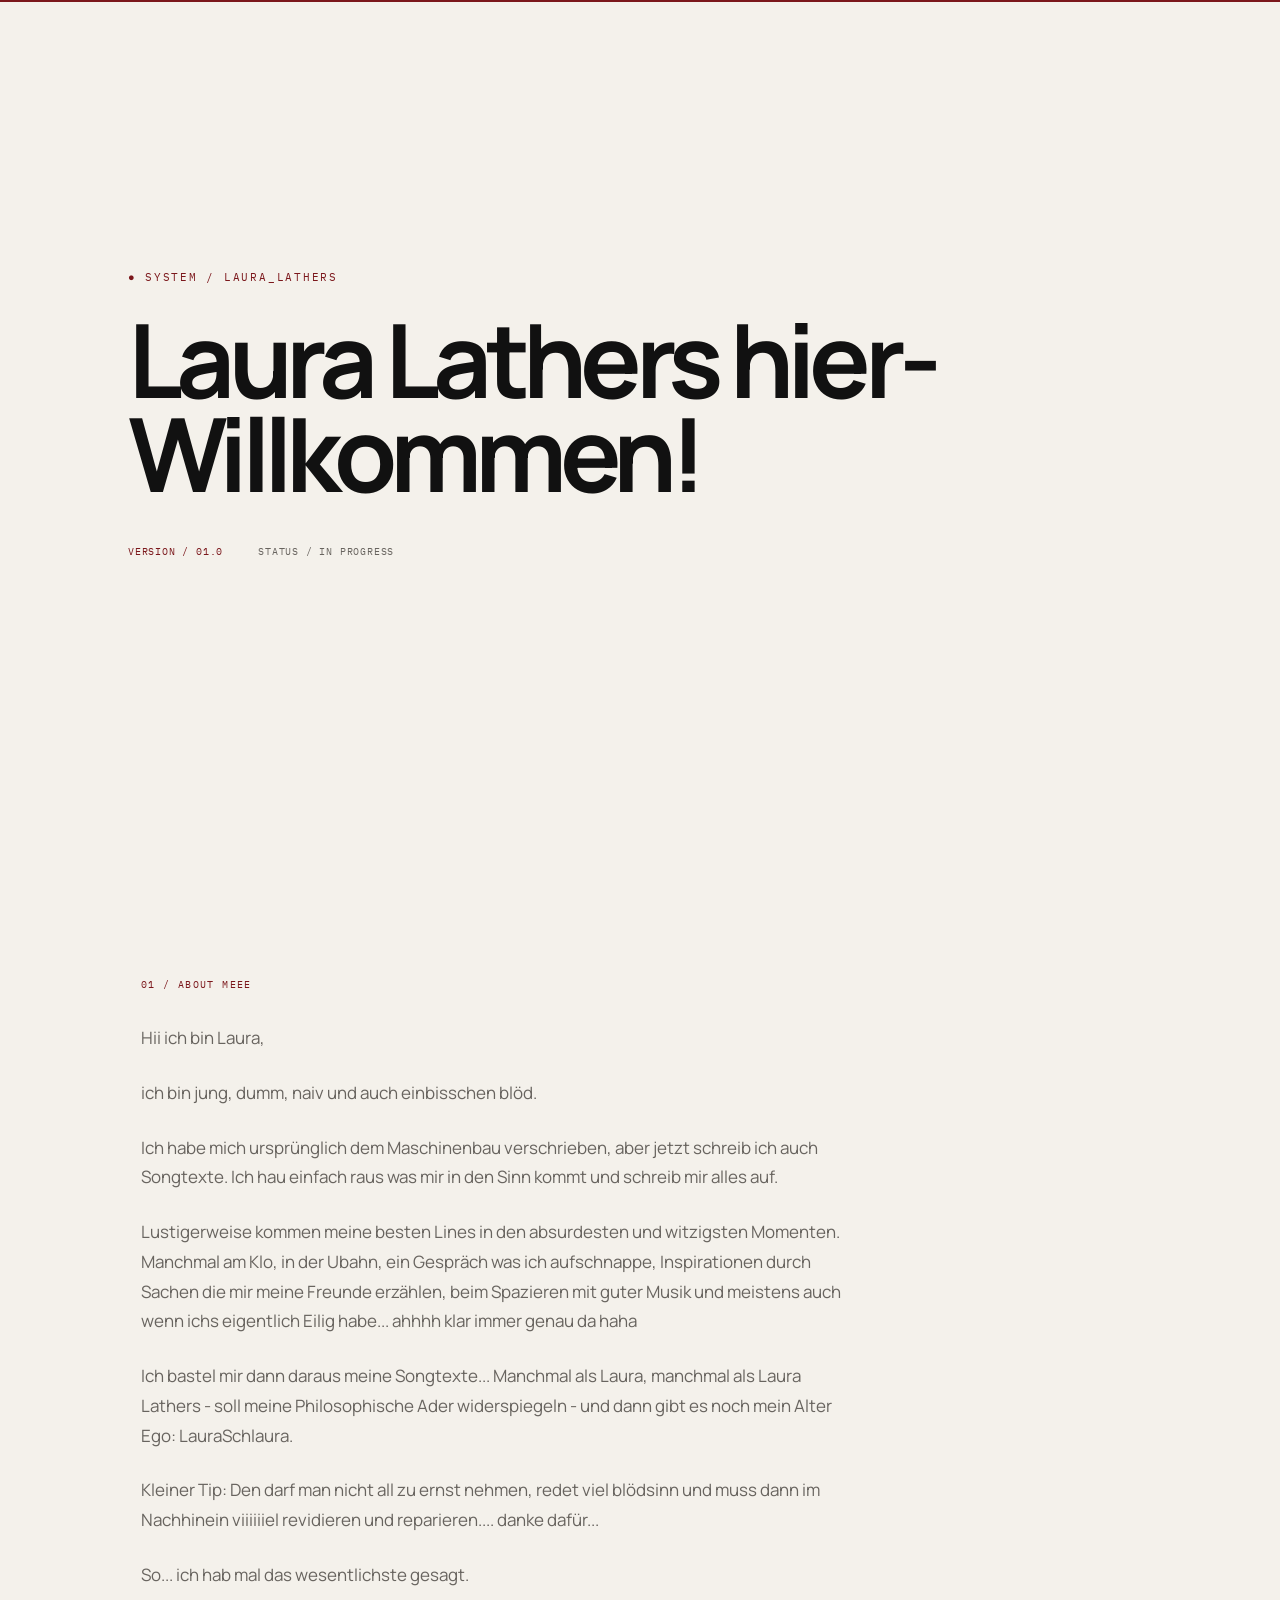
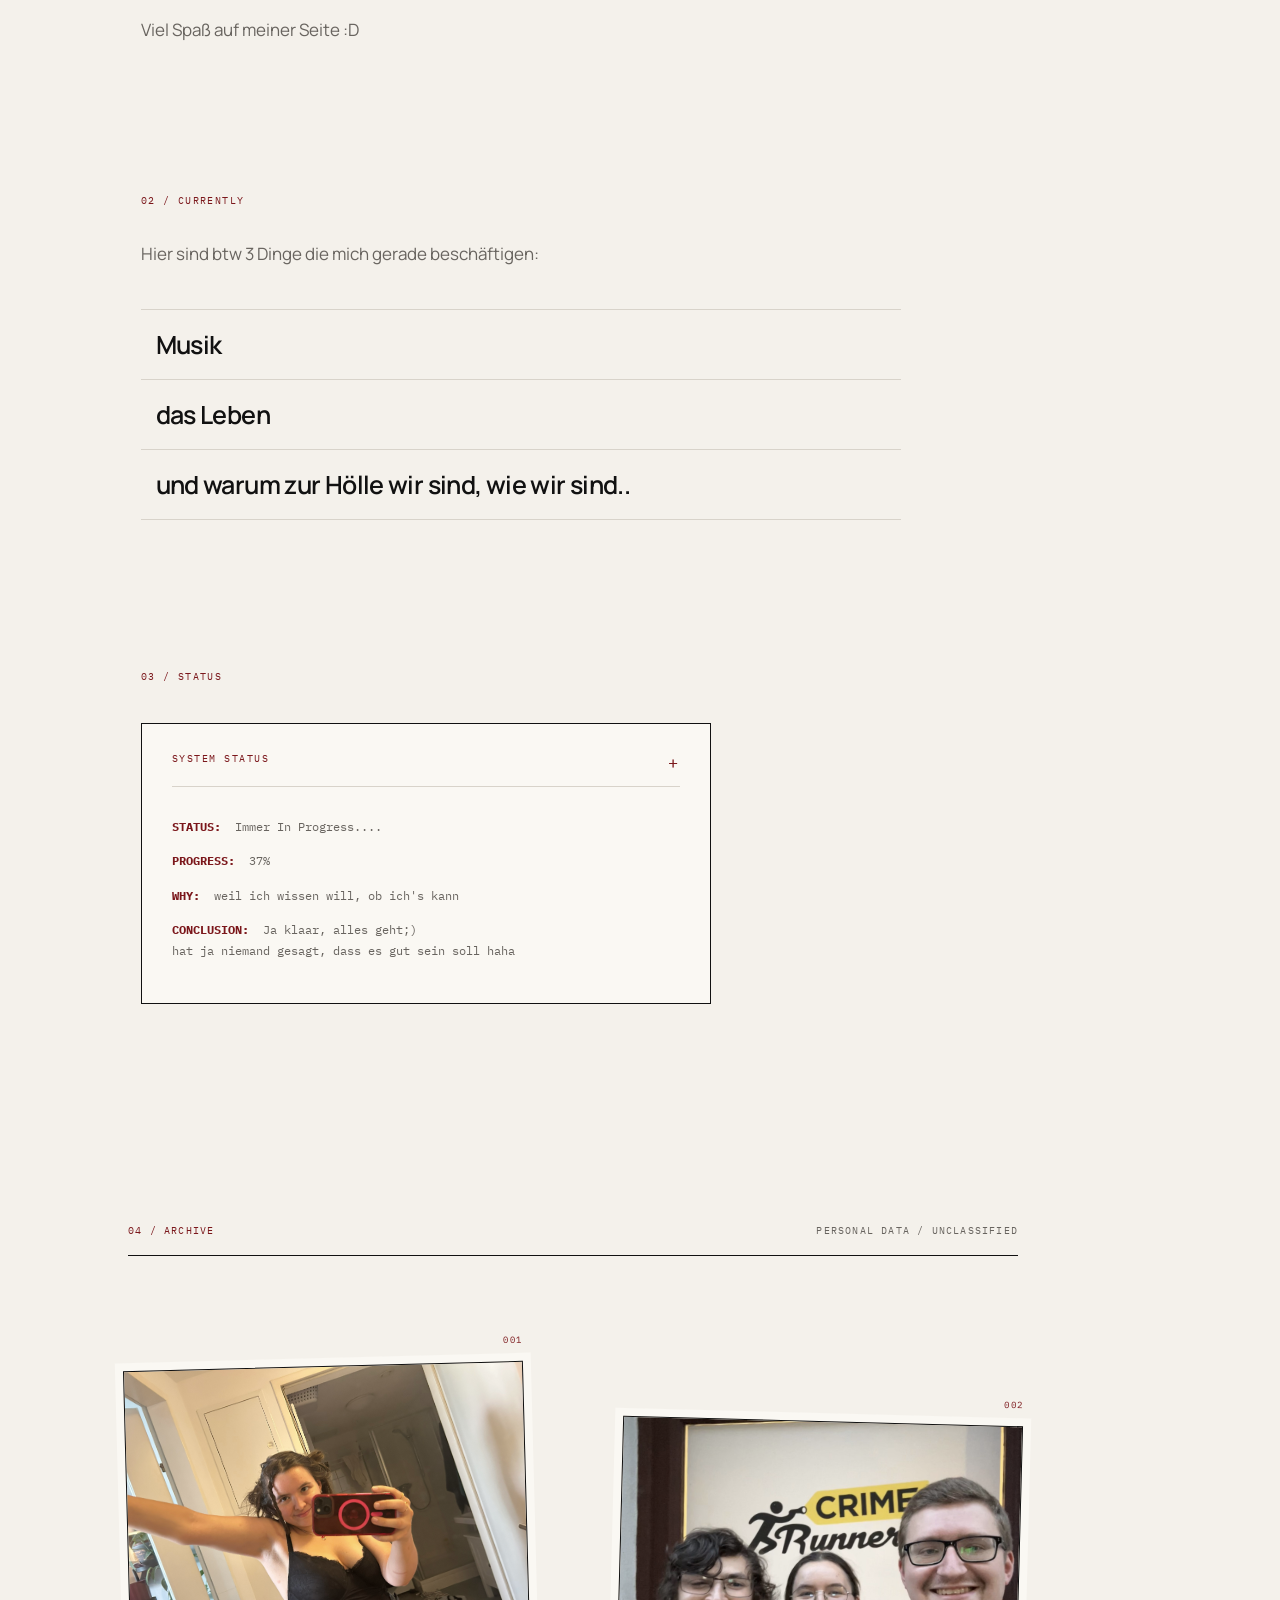
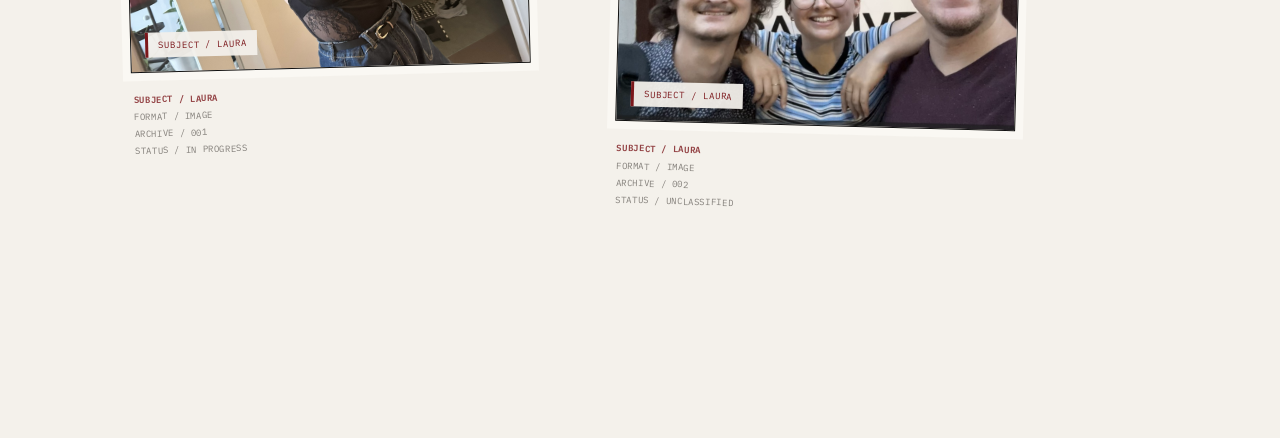
<file: index.html>
<!DOCTYPE html>
<html lang="de">

<head>

    <meta charset="UTF-8">

    <meta
        name="viewport"
        content="width=device-width, initial-scale=1.0"
    >

    <title>Laura Lathers</title>


    <!-- =====================================
         SCHRIFTEN
         ===================================== -->

    <link rel="preconnect" href="https://fonts.googleapis.com">

    <link
        rel="preconnect"
        href="https://fonts.gstatic.com"
        crossorigin
    >

    <link
        href="https://fonts.googleapis.com/css2?family=IBM+Plex+Mono:wght@300;400;500;600&family=Manrope:wght@400;500;600;700;800&display=swap"
        rel="stylesheet"
    >


    <!-- =====================================
         CSS
         ===================================== -->

    <link
        rel="stylesheet"
        href="style.css"
    >

</head>


<body>


<!-- =========================================
     TECHNISCHE ELEMENTE
     ========================================= -->

<div id="scroll-fortschritt"></div>

<div id="wiesel">🦦</div>

<div id="koordinaten"></div>


<!-- =========================================
     INTRO
     ========================================= -->

<section id="intro">

    <div class="intro-content">

        <div class="system-label">
            SYSTEM / LAURA_LATHERS
        </div>

        <h1>
            Laura Lathers hier-<br>
            Willkommen!
        </h1>

        <div class="intro-meta">

            <span>
                VERSION / 01.0
            </span>

            <span>
                STATUS / IN PROGRESS
            </span>

        </div>

    </div>

</section>


<!-- =========================================
     ABOUT
     ========================================= -->

<section id="about">

    <p>
        Hii ich bin Laura,
    </p>

    <p>
        ich bin jung, dumm,
        naiv und auch einbisschen blöd.
    </p>

    <p>
        Ich habe mich ursprünglich dem Maschinenbau
        verschrieben, aber jetzt schreib ich auch Songtexte.
        Ich hau einfach raus was mir in den Sinn kommt
        und schreib mir alles auf.
    </p>

    <p>
        Lustigerweise kommen meine besten Lines
        in den absurdesten und witzigsten Momenten.
        Manchmal am Klo, in der Ubahn,
        ein Gespräch was ich aufschnappe,
        Inspirationen durch Sachen die mir meine Freunde
        erzählen, beim Spazieren mit guter Musik
        und meistens auch wenn ichs eigentlich
        Eilig habe...
        ahhhh klar immer genau da haha
    </p>

    <p>
        Ich bastel mir dann daraus meine Songtexte...
        Manchmal als Laura, manchmal als Laura Lathers -
        soll meine Philosophische Ader widerspiegeln -
        und dann gibt es noch mein Alter Ego:
        LauraSchlaura.
    </p>

    <p>
        Kleiner Tip:
        Den darf man nicht all zu ernst nehmen,
        redet viel blödsinn und muss dann im Nachhinein
        viiiiiiel revidieren und reparieren....
        danke dafür...
    </p>

    <p>
        So...
        ich hab mal das wesentlichste gesagt.
    </p>

    <p>
        Viel Spaß auf meiner Seite :D
    </p>

</section>


<!-- =========================================
     CURRENTLY
     ========================================= -->

<section id="interests">

    <p>
        Hier sind btw 3 Dinge die mich gerade beschäftigen:
    </p>

    <ul>

        <li>
            Musik
        </li>

        <li>
            das Leben
        </li>

        <li>
            und warum zur Hölle wir sind,
            wie wir sind..
        </li>

    </ul>

</section>


<!-- =========================================
     STATUS
     ========================================= -->

<section id="status">

    <div class="status-block">

        <div class="status-header">

            <span>
                SYSTEM STATUS
            </span>

            <span>
                +
            </span>

        </div>


        <div class="status-line">

            <span>STATUS:</span>

            Immer In Progress....

        </div>


        <div class="status-line">

            <span>PROGRESS:</span>

            37%

        </div>


        <div class="status-line">

            <span>WHY:</span>

            weil ich wissen will,
            ob ich's kann

        </div>


        <div class="status-line">

            <span>CONCLUSION:</span>

            Ja klaar, alles geht;)

            <br>

            hat ja niemand gesagt,
            dass es gut sein soll haha

        </div>

    </div>

</section>


<!-- =========================================
     ARCHIVE
     ========================================= -->

<section id="photos">


    <!-- ARCHIVE HEADER -->

    <div class="archive-header">

        <span>
            04 / ARCHIVE
        </span>

        <span>
            PERSONAL DATA / UNCLASSIFIED
        </span>

    </div>


    <!-- =====================================
         ARCHIVE 001 — FOTO
         ===================================== -->

    <article
        class="photo archive-photo-001"
        data-archive="001"
    >

        <div class="photo-frame">

            <img
                src="bilder/laura.jpg"
                alt="Laura"
            >

            <div class="photo-tag">
                SUBJECT / LAURA
            </div>

        </div>


        <div class="photo-info">

            <div>
                SUBJECT / LAURA
            </div>

            <div>
                FORMAT / IMAGE
            </div>

            <div>
                ARCHIVE / 001
            </div>

            <div>
                STATUS / IN PROGRESS
            </div>

        </div>

    </article>

<!-- =====================================
     ARCHIVE 002 — FOTO
     ===================================== -->

<article
    class="photo archive-photo-002"
    data-archive="002"
>

    <div class="photo-frame">

        <img
            src="bilder/laura-01.jpg"
            alt="Laura"
        >

        <div class="photo-tag">
            SUBJECT / LAURA
        </div>

    </div>

    <div class="photo-info">

        <div>
            SUBJECT / LAURA
        </div>

        <div>
            FORMAT / IMAGE
        </div>

        <div>
            ARCHIVE / 002
        </div>

        <div>
            STATUS / UNCLASSIFIED
        </div>

    </div>

</article>


<!-- =========================================
     JAVASCRIPT
     ========================================= -->

<script src="script_Easteregg.js"></script>


</body>

</html>
</file>
<file: style.css>
/* =========================================================
   LAURA LATHERS
   MODERN PERSONAL ARCHIVE
   ========================================================= */


/* =========================================================
   VARIABLES
   ========================================================= */

:root {

    --background: #f4f1eb;
    --paper: #faf8f3;

    --black: #111111;
    --grey: #68645f;
    --light-grey: #d8d3ca;

    --red: #7b171b;
    --red-dark: #5d0f13;
    --red-light: #a83232;

    --font-main: "Manrope", sans-serif;
    --font-mono: "IBM Plex Mono", monospace;

    --content: 760px;
}


/* =========================================================
   RESET
   ========================================================= */

* {
    box-sizing: border-box;
}

html {
    scroll-behavior: smooth;
}

body {

    margin: 0;

    padding: 0 6vw 100px;

    background: var(--background);

    color: var(--black);

    font-family: var(--font-main);

    overflow-x: hidden;
}


/* =========================================================
   TOP LINE
   ========================================================= */

body::before {

    content: "";

    position: fixed;

    top: 0;
    left: 0;

    width: 100%;
    height: 2px;

    background: var(--red);

    z-index: 9999;
}


/* =========================================================
   SCROLL PROGRESS
   ========================================================= */

#scroll-fortschritt {

    position: fixed;

    top: 0;
    left: 0;

    width: 0%;
    height: 3px;

    background: var(--red);

    z-index: 10000;
}


/* =========================================================
   COORDINATES
   ========================================================= */

#koordinaten {

    position: fixed;

    top: 22px;
    right: 28px;

    font-family: var(--font-mono);

    font-size: 10px;

    letter-spacing: 0.08em;

    color: var(--grey);

    opacity: 0.7;

    z-index: 900;

    pointer-events: none;
}


/* =========================================================
   WIESEL
   ========================================================= */

#wiesel {

    position: fixed;

    left: 20px;
    top: 50%;

    z-index: 5000;

    font-size: 27px;

    cursor: pointer;

    user-select: none;

    transition:
        left 2s linear,
        top 2s linear,
        opacity 0.3s ease,
        transform 0.3s ease;
}

#wiesel:hover {

    transform:
        scale(1.35)
        rotate(-10deg);

    filter:
        drop-shadow(
            0 5px 10px
            rgba(123, 23, 27, 0.2)
        );
}


/* =========================================================
   SECTIONS
   ========================================================= */

section {

    position: relative;

    width: 100%;

    max-width: var(--content);

    margin-left: 5vw;

    margin-bottom: 150px;

    opacity: 1;

    transform: translateY(0);
}


/* =========================================================
   INTRO
   ========================================================= */

#intro {

    min-height: 92vh;

    max-width: 1200px;

    margin-left: 0;

    display: flex;

    align-items: center;
}

.intro-content {

    width: 100%;

    padding-left: 4vw;
}


/* =========================================================
   SYSTEM LABEL
   ========================================================= */

.system-label {

    margin-bottom: 28px;

    font-family: var(--font-mono);

    font-size: 11px;

    letter-spacing: 0.16em;

    color: var(--red);

    text-transform: uppercase;
}

.system-label::before {

    content: "● ";

    animation: blink 1.5s infinite;
}


/* =========================================================
   TITLE
   ========================================================= */

h1 {

    margin: 0;

    max-width: 1000px;

    font-family: var(--font-main);

    font-size: clamp(52px, 8vw, 115px);

    font-weight: 700;

    line-height: 0.92;

    letter-spacing: -0.065em;

    color: var(--black);
}

h1:hover {

    color: var(--red);

    transition: color 0.25s ease;
}


/* =========================================================
   INTRO META
   ========================================================= */

.intro-meta {

    display: flex;

    gap: 35px;

    margin-top: 45px;

    font-family: var(--font-mono);

    font-size: 10px;

    letter-spacing: 0.08em;

    color: var(--grey);
}

.intro-meta span:first-child {

    color: var(--red);
}


/* =========================================================
   SECTION LABELS
   ========================================================= */

#about::before {
    content: "01 / ABOUT MEEE";
}

#interests::before {
    content: "02 / CURRENTLY";
}

#status::before {
    content: "03 / STATUS";
}

#about::before,
#interests::before,
#status::before {

    display: block;

    margin-bottom: 32px;

    font-family: var(--font-mono);

    font-size: 10px;

    letter-spacing: 0.14em;

    color: var(--red);

    text-transform: uppercase;
}


/* =========================================================
   TEXT
   ========================================================= */

p {

    margin: 0 0 25px;

    max-width: 700px;

    font-size: 17px;

    line-height: 1.75;

    color: var(--grey);

    transition:
        color 0.25s ease,
        transform 0.25s ease;
}

p:hover {

    color: var(--black);

    transform: translateX(5px);
}


/* =========================================================
   INTERESTS
   ========================================================= */

ul {

    margin: 40px 0 0;

    padding: 0;

    list-style: none;
}

li {

    padding: 17px 0;

    border-bottom: 1px solid var(--light-grey);

    font-size: 25px;

    font-weight: 600;

    letter-spacing: -0.025em;

    transition:
        color 0.25s ease,
        padding-left 0.3s ease;
}

li:first-child {

    border-top: 1px solid var(--light-grey);
}

li:hover {

    color: var(--red);

    padding-left: 15px;
}

li::before {

    content: "→ ";

    font-family: var(--font-mono);

    font-size: 13px;

    color: var(--red);

    opacity: 0;

    transition: opacity 0.25s ease;
}

li:hover::before {

    opacity: 1;
}


/* =========================================================
   STATUS
   ========================================================= */

.status-block {

    position: relative;

    max-width: 570px;

    margin-top: 40px;

    padding: 28px 30px;

    background: var(--paper);

    border: 1px solid var(--black);

    font-family: var(--font-mono);

    cursor: pointer;

    transition:
        transform 0.35s ease,
        border-color 0.35s ease,
        box-shadow 0.35s ease;
}

.status-block:hover {

    transform:
        translate(-5px, -5px);

    border-color: var(--red);

    box-shadow:
        10px 10px 0 var(--red);
}

.status-header {

    display: flex;

    justify-content: space-between;

    margin-bottom: 30px;

    padding-bottom: 12px;

    border-bottom: 1px solid var(--light-grey);

    font-size: 10px;

    letter-spacing: 0.15em;

    color: var(--red);
}

.status-header span:last-child {

    font-size: 17px;

    transition: transform 0.4s ease;
}

.status-block:hover
.status-header span:last-child {

    transform: rotate(90deg);
}

.status-line {

    margin-bottom: 14px;

    font-size: 12px;

    line-height: 1.7;

    color: var(--grey);
}

.status-line span {

    color: var(--red);

    font-weight: 700;

    margin-right: 7px;
}


/* =========================================================
   ARCHIVE
   ========================================================= */

#photos {

    width: 100%;

    max-width: 1200px;

    margin: 220px 0 180px;

    padding-left: 4vw;

    display: grid;

    grid-template-columns:
        minmax(280px, 400px)
        minmax(280px, 400px);

    gap: 110px 90px;

    align-items: start;
}


/* =========================================================
   ARCHIVE HEADER
   ========================================================= */

.archive-header {

    grid-column: 1 / -1;

    display: flex;

    justify-content: space-between;

    align-items: baseline;

    padding-bottom: 18px;

    border-bottom: 1px solid var(--black);

    font-family: var(--font-mono);

    font-size: 10px;

    letter-spacing: 0.12em;

    color: var(--red);
}

.archive-header span:last-child {

    color: var(--grey);
}


/* =========================================================
   ARCHIVE OBJECT
   ========================================================= */

.photo {

    position: relative;

    width: 100%;

    max-width: 400px;

    min-width: 0;

    margin: 0;

    transition:
        transform 0.45s cubic-bezier(.2,.8,.2,1);
}

.archive-photo-001 {

    transform: rotate(-1.5deg);
}

.archive-photo-002 {

    transform:
        translateY(55px)
        rotate(1.5deg);
}


/* =========================================================
   PHOTO FRAME
   ========================================================= */

.photo-frame {

    position: relative;

    width: 100%;

    overflow: hidden;

    background: #ddd8d0;

    border: 1px solid var(--black);

    box-shadow:
        0 0 0 8px var(--paper);

    transition:
        box-shadow 0.4s ease,
        transform 0.4s ease;
}


/* =========================================================
   IMAGE
   ========================================================= */

.photo-frame img {

    display: block;

    width: 100%;

    height: auto;

    min-height: 300px;

    object-fit: cover;

    filter: grayscale(15%);

    transition:
        transform 0.6s cubic-bezier(.2,.8,.2,1),
        filter 0.5s ease;
}


/* =========================================================
   VIDEO
   ========================================================= */

.photo-frame video {

    display: block;

    width: 100%;

    height: auto;

    min-height: 300px;

    background: #111;

    object-fit: contain;
}


/* =========================================================
   SUBJECT LABEL
   ========================================================= */

.photo-tag {

    position: absolute;

    left: 14px;
    bottom: 14px;

    padding: 7px 10px;

    background:
        rgba(244, 241, 235, 0.94);

    border-left:
        3px solid var(--red);

    font-family: var(--font-mono);

    font-size: 9px;

    letter-spacing: 0.1em;

    color: var(--red);

    white-space: nowrap;

    z-index: 5;
}


/* =========================================================
   HOVER
   ========================================================= */

.photo:hover {

    transform:
        translateY(-12px)
        rotate(0deg)
        scale(1.025);

    z-index: 10;
}

.photo:hover .photo-frame {

    box-shadow:
        12px 12px 0
        rgba(123, 23, 27, 0.16);
}

.photo:hover img {

    transform: scale(1.035);

    filter: grayscale(0%);
}

.photo:hover video {

    filter: grayscale(0%);
}


/* =========================================================
   TECHNICAL INFORMATION
   ========================================================= */

.photo-info {

    margin-top: 18px;

    padding-left: 2px;

    font-family: var(--font-mono);

    font-size: 9px;

    line-height: 1.9;

    letter-spacing: 0.07em;

    color: var(--grey);

    opacity: 0.8;
}

.photo-info div:first-child {

    color: var(--red);

    font-weight: 600;
}


/* =========================================================
   ARCHIVE NUMBER
   ========================================================= */

.photo::before {

    content: attr(data-archive);

    position: absolute;

    top: -27px;
    right: 0;

    font-family: var(--font-mono);

    font-size: 9px;

    letter-spacing: 0.15em;

    color: var(--red);
}


/* =========================================================
   BLINK
   ========================================================= */

@keyframes blink {

    0%,
    100% {
        opacity: 1;
    }

    50% {
        opacity: 0.25;
    }
}


/* =========================================================
   LAURASCHLAURA
   ========================================================= */

body.schlaura-mode {

    background: #e8d8d5;

    color: var(--red);

    transform: rotate(180deg);

    transition:
        transform 0.8s ease;
}

body.schlaura-mode h1 {

    color: var(--red);
}

body.schlaura-mode .status-block {

    border-color: var(--red);

    box-shadow:
        10px 10px 0 var(--black);
}


/* =========================================================
   MOBILE
   ========================================================= */

@media (max-width: 800px) {

    body {

        padding:
            0 24px 70px;
    }

    #koordinaten {

        display: none;
    }

    section {

        margin-left: 0;

        margin-bottom: 110px;
    }

    #intro {

        min-height: 80vh;
    }

    .intro-content {

        padding-left: 0;
    }

    h1 {

        font-size:
            clamp(48px, 15vw, 80px);
    }

    .intro-meta {

        flex-direction: column;

        gap: 8px;
    }

    p {

        font-size: 16px;
    }

    li {

        font-size: 21px;
    }

    #photos {

        display: block;

        padding-left: 0;

        margin-top: 150px;
    }

    .archive-header {

        display: block;

        margin-bottom: 70px;
    }

    .archive-header span {

        display: block;

        margin-bottom: 8px;
    }

    .photo {

        width: 100%;

        max-width: 500px;

        margin-bottom: 100px;
    }

    .archive-photo-001,
    .archive-photo-002 {

        transform: none;
    }

    .photo-tag {

        font-size: 8px;
    }
}


/* =========================================================
   REDUCED MOTION
   ========================================================= */

@media (prefers-reduced-motion: reduce) {

    * {

        animation: none !important;

        transition: none !important;

        scroll-behavior: auto !important;
    }
}
</file>
